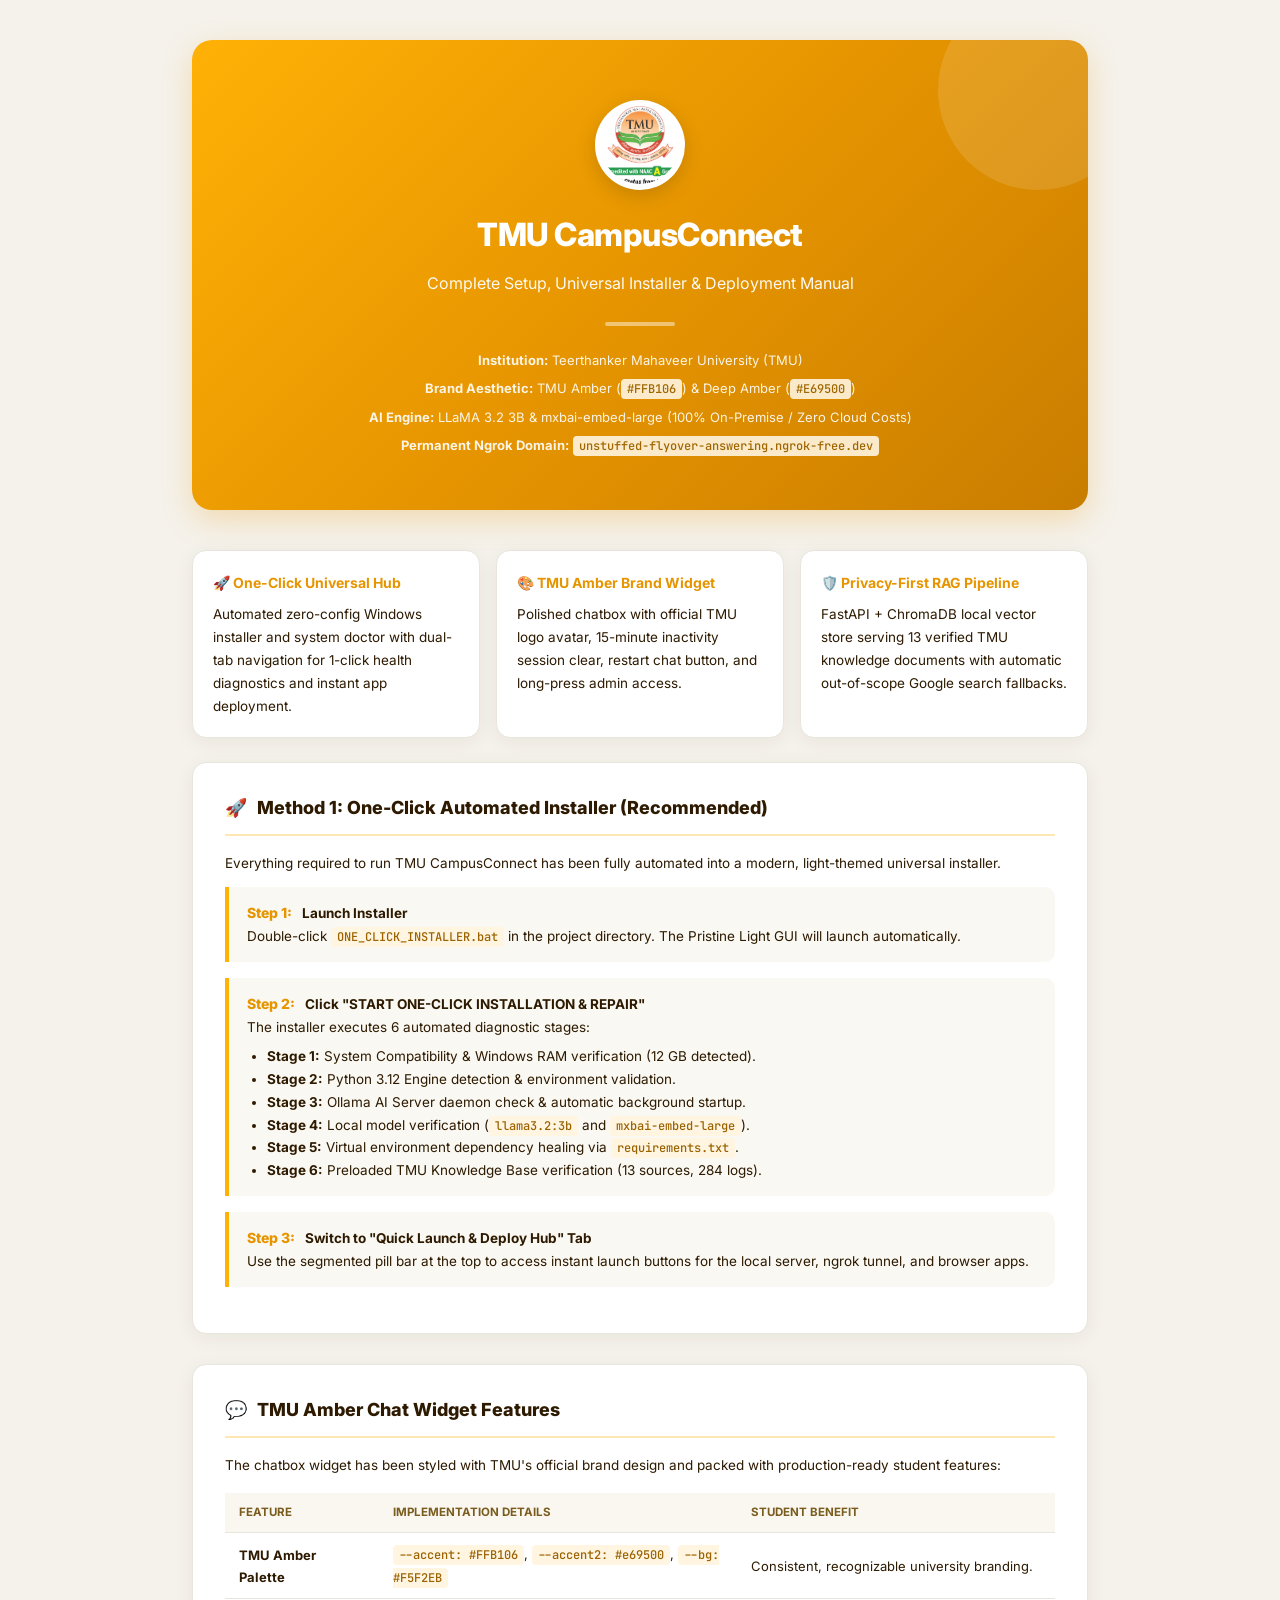
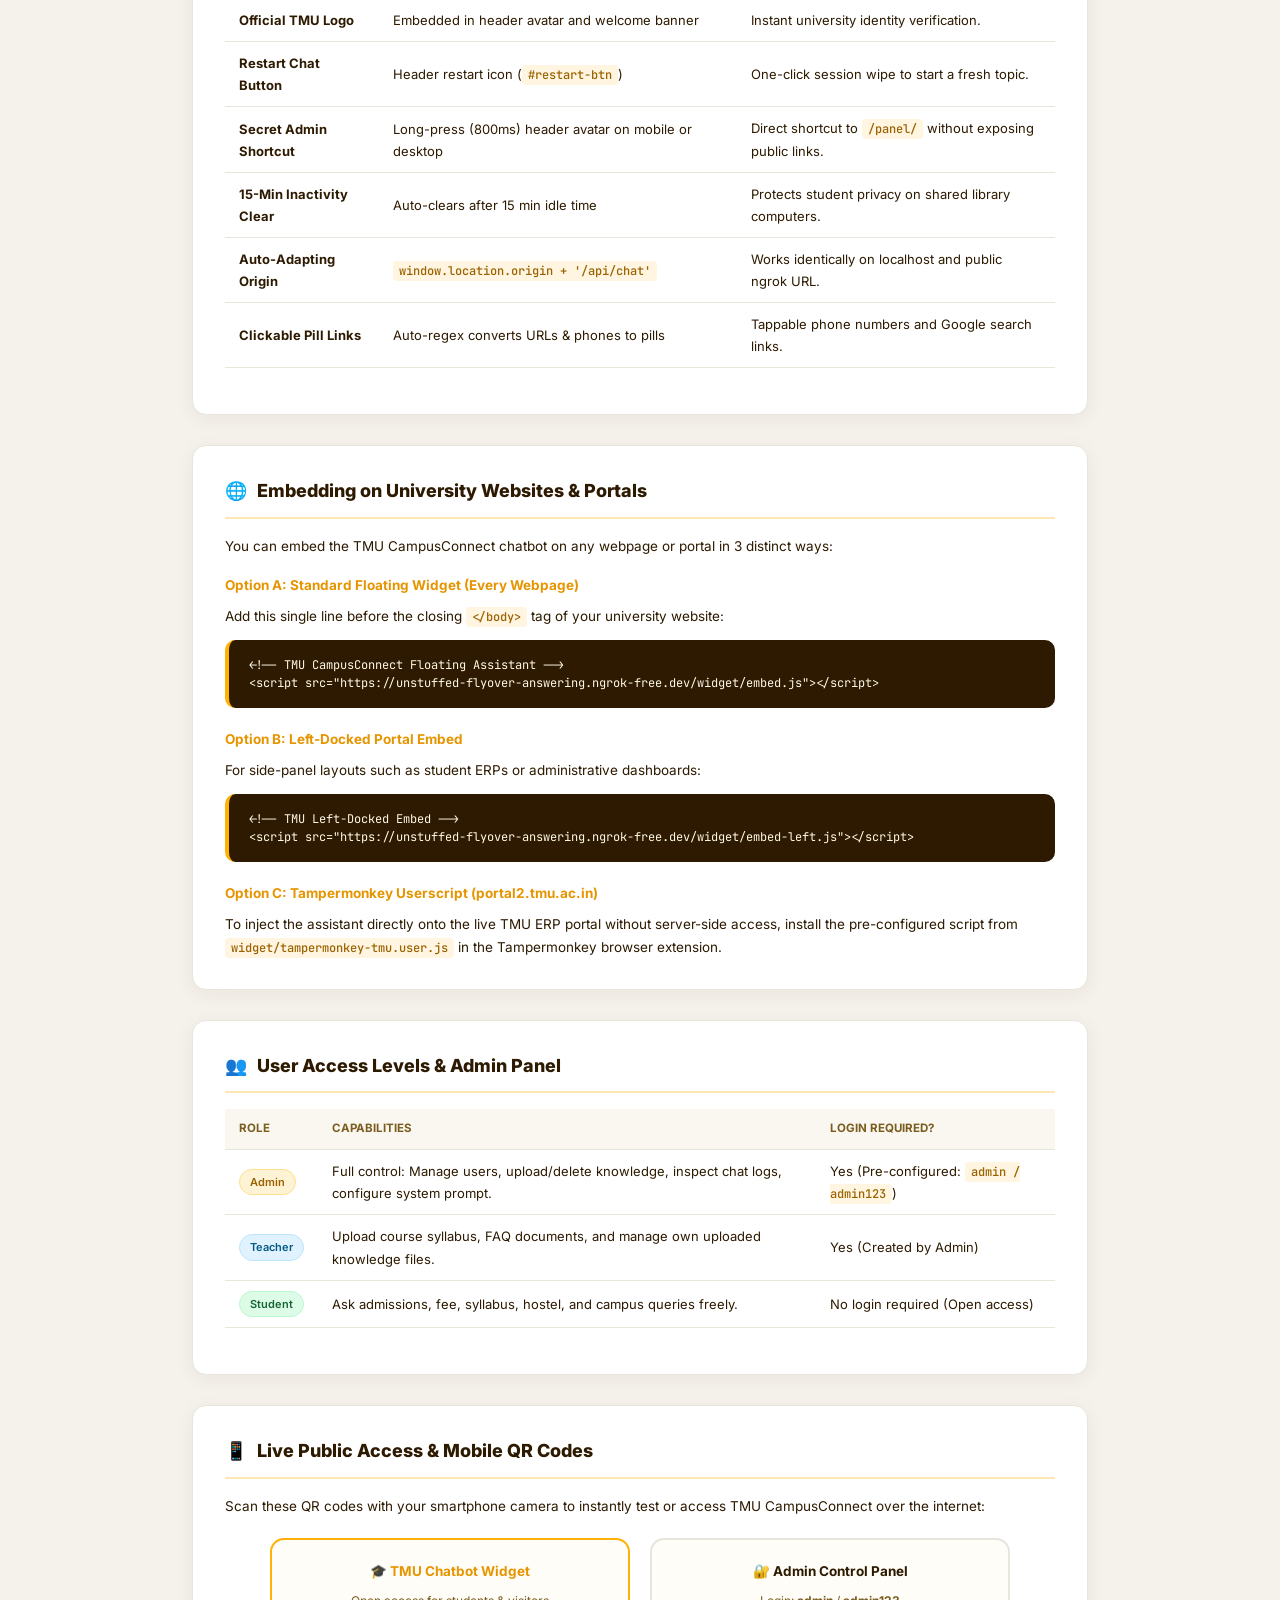
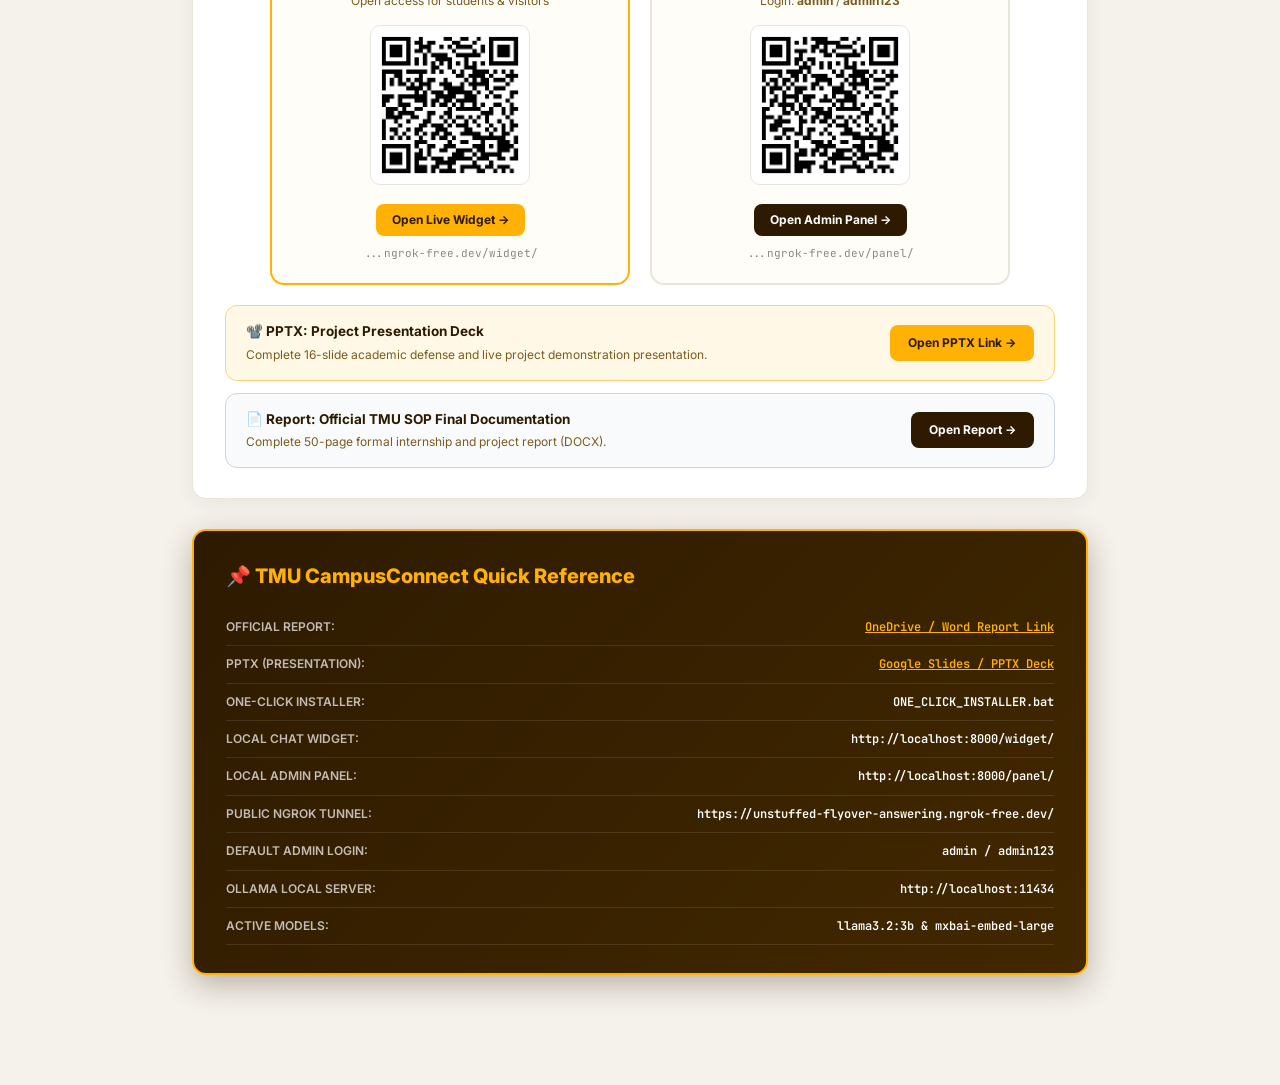
<file: TMU_CampusConnect_Setup_Guide.html>
<!DOCTYPE html>
<html lang="en">
<head>
<meta charset="UTF-8" />
<meta name="viewport" content="width=device-width, initial-scale=1.0" />
<title>TMU CampusConnect – Complete Setup &amp; Deployment Guide</title>
<link rel="preconnect" href="https://fonts.googleapis.com" />
<link href="https://fonts.googleapis.com/css2?family=Inter:wght@300;400;500;600;700;800&family=JetBrains+Mono:wght@400;500&display=swap" rel="stylesheet" />
<style>
  *, *::before, *::after { box-sizing: border-box; margin: 0; padding: 0; }

  :root {
    --accent:     #FFB106;       /* TMU Amber brand color */
    --accent2:    #e69500;       /* Deep amber for gradients/hover */
    --accent-red: #C0392B;       /* TMU red from logo outer ring */
    --bg:         #F5F2EB;       /* Cloudy warm white */
    --card-bg:    #FFFFFF;       /* Pure white card container */
    --border:     rgba(220,180,50,0.3);
    --border-subtle: #E8E5DD;
    --text:       #2D1A00;       /* Dark brown text for high readability */
    --text-muted: #7A5C1E;       /* Muted amber-brown */
    --radius:     14px;
    --shadow:     0 4px 20px rgba(45,26,0,0.06);
  }

  body {
    font-family: 'Inter', -apple-system, BlinkMacSystemFont, sans-serif;
    color: var(--text);
    background: var(--bg);
    font-size: 13.5px;
    line-height: 1.7;
    max-width: 960px;
    margin: 0 auto;
    padding: 40px 32px 80px;
  }

  /* ── Cover Page ─────────────────────────── */
  .cover {
    text-align: center;
    padding: 60px 40px 50px;
    background: linear-gradient(135deg, #FFB106 0%, #e69500 50%, #c97d00 100%);
    border-radius: 20px;
    color: #fff;
    margin-bottom: 40px;
    box-shadow: 0 10px 30px rgba(230,149,0,0.25);
    position: relative;
    overflow: hidden;
  }
  .cover::after {
    content: '';
    position: absolute;
    top: -50px; right: -50px;
    width: 200px; height: 200px;
    border-radius: 50%;
    background: rgba(255,255,255,0.12);
  }
  .cover-logo {
    width: 90px; height: 90px;
    background: #fff;
    border-radius: 50%;
    padding: 6px;
    margin: 0 auto 18px;
    box-shadow: 0 6px 20px rgba(0,0,0,0.15);
    display: flex; align-items: center; justify-content: center;
  }
  .cover-logo img { width: 100%; height: 100%; object-fit: contain; border-radius: 50%; }
  .cover h1 { font-size: 32px; font-weight: 800; margin-bottom: 8px; letter-spacing: -0.5px; }
  .cover .subtitle { font-size: 16px; opacity: 0.95; margin-bottom: 24px; font-weight: 400; }
  .cover-divider { width: 70px; height: 4px; background: rgba(255,255,255,0.45); margin: 20px auto; border-radius: 2px; }
  .cover-meta { font-size: 13px; opacity: 0.9; line-height: 2.2; }
  .cover-meta strong { font-weight: 700; color: #fff; }

  /* ── Pill Badges ── */
  .badge {
    display: inline-block; padding: 3px 10px; border-radius: 20px; font-size: 11px; font-weight: 600;
  }
  .badge-amber { background: #FFF3D6; color: #9A6200; border: 1px solid #FFE08A; }
  .badge-green { background: #DCFCE7; color: #166534; border: 1px solid #BBF7D0; }
  .badge-red   { background: #FEE2E2; color: #991B1B; border: 1px solid #FECACA; }
  .badge-blue  { background: #E0F2FE; color: #075985; border: 1px solid #BAE6FD; }

  /* ── Bento Grid ── */
  .bento-grid {
    display: grid;
    grid-template-columns: repeat(auto-fit, minmax(280px, 1fr));
    gap: 16px;
    margin: 24px 0;
  }
  .bento-card {
    background: var(--card-bg);
    border: 1px solid var(--border-subtle);
    border-radius: var(--radius);
    padding: 20px;
    box-shadow: var(--shadow);
  }
  .bento-card h3 {
    font-size: 14px; font-weight: 700; margin-bottom: 8px; color: var(--accent2);
    display: flex; align-items: center; gap: 8px;
  }

  /* ── Content Sections ── */
  .section-card {
    background: var(--card-bg);
    border: 1px solid var(--border-subtle);
    border-radius: var(--radius);
    padding: 30px 32px;
    margin-bottom: 30px;
    box-shadow: var(--shadow);
  }
  .section-title {
    font-size: 18px; font-weight: 800; color: var(--text);
    margin-bottom: 16px; display: flex; align-items: center; gap: 10px;
    border-bottom: 2px solid rgba(255,177,6,0.3); padding-bottom: 10px;
  }

  /* ── Code Blocks ── */
  pre, code {
    font-family: 'JetBrains Mono', Consolas, monospace;
    font-size: 12px;
  }
  code {
    background: #FFF5E0; color: #9A6200; padding: 2px 6px; border-radius: 4px; font-weight: 500;
  }
  pre {
    background: #2D1A00; color: #FFF8E7; padding: 16px 20px; border-radius: 10px;
    overflow-x: auto; margin: 12px 0 16px; line-height: 1.5; border-left: 4px solid var(--accent);
  }

  /* ── Tables ── */
  table {
    width: 100%; border-collapse: collapse; margin: 16px 0; font-size: 13px;
  }
  th, td {
    padding: 10px 14px; text-align: left; border-bottom: 1px solid var(--border-subtle);
  }
  th {
    background: #FAF7F0; font-weight: 700; color: var(--text-muted); font-size: 11.5px; text-transform: uppercase;
  }

  /* ── Quick Reference Print Card ── */
  .ref-card {
    background: linear-gradient(135deg, #2D1A00 0%, #422800 100%);
    color: #FFF8E7;
    border-radius: var(--radius);
    padding: 28px 32px;
    margin: 30px 0;
    box-shadow: 0 10px 30px rgba(45,26,0,0.3);
    border: 2px solid var(--accent);
  }
  .ref-card h2 { color: var(--accent); font-size: 20px; margin-bottom: 16px; font-weight: 800; }
  .ref-item { display: flex; justify-content: space-between; padding: 8px 0; border-bottom: 1px solid rgba(255,255,255,0.1); }
  .ref-label { font-weight: 600; color: rgba(255,255,255,0.7); font-size: 12px; }
  .ref-val { font-family: 'JetBrains Mono', monospace; font-size: 12px; color: #FFF; font-weight: 600; }

  /* ── Step Cards ── */
  .step-box {
    background: #FAF8F2;
    border-left: 4px solid var(--accent);
    border-radius: 0 10px 10px 0;
    padding: 14px 18px;
    margin: 12px 0 16px;
  }
  .step-num { font-weight: 800; color: var(--accent2); font-size: 14px; margin-right: 6px; }

  @media (max-width: 600px) {
    body { padding: 20px 16px 60px; }
    .cover { padding: 40px 20px; }
    .section-card { padding: 20px 18px; }
  }
</style>
</head>
<body>

  <!-- Cover Header -->
  <div class="cover">
    <div class="cover-logo">
      <img src="widget/tmu-logo.png" alt="TMU Logo" onerror="this.src='tmu-logo.png'" />
    </div>
    <h1>TMU CampusConnect</h1>
    <div class="subtitle">Complete Setup, Universal Installer &amp; Deployment Manual</div>
    <div class="cover-divider"></div>
    <div class="cover-meta">
      <strong>Institution:</strong> Teerthanker Mahaveer University (TMU)<br />
      <strong>Brand Aesthetic:</strong> TMU Amber (<code>#FFB106</code>) &amp; Deep Amber (<code>#E69500</code>)<br />
      <strong>AI Engine:</strong> LLaMA 3.2 3B &amp; mxbai-embed-large (100% On-Premise / Zero Cloud Costs)<br />
      <strong>Permanent Ngrok Domain:</strong> <code>unstuffed-flyover-answering.ngrok-free.dev</code>
    </div>
  </div>

  <!-- Architecture Overview Bento -->
  <div class="bento-grid">
    <div class="bento-card">
      <h3>🚀 One-Click Universal Hub</h3>
      <p>Automated zero-config Windows installer and system doctor with dual-tab navigation for 1-click health diagnostics and instant app deployment.</p>
    </div>
    <div class="bento-card">
      <h3>🎨 TMU Amber Brand Widget</h3>
      <p>Polished chatbox with official TMU logo avatar, 15-minute inactivity session clear, restart chat button, and long-press admin access.</p>
    </div>
    <div class="bento-card">
      <h3>🛡️ Privacy-First RAG Pipeline</h3>
      <p>FastAPI + ChromaDB local vector store serving 13 verified TMU knowledge documents with automatic out-of-scope Google search fallbacks.</p>
    </div>
  </div>

  <!-- SECTION 1: ONE-CLICK INSTALLATION -->
  <div class="section-card">
    <div class="section-title">
      <span>🚀</span>
      <span>Method 1: One-Click Automated Installer (Recommended)</span>
    </div>
    <p>Everything required to run TMU CampusConnect has been fully automated into a modern, light-themed universal installer.</p>

    <div class="step-box">
      <span class="step-num">Step 1:</span>
      <strong>Launch Installer</strong>
      <p>Double-click <code>ONE_CLICK_INSTALLER.bat</code> in the project directory. The Pristine Light GUI will launch automatically.</p>
    </div>

    <div class="step-box">
      <span class="step-num">Step 2:</span>
      <strong>Click "START ONE-CLICK INSTALLATION &amp; REPAIR"</strong>
      <p>The installer executes 6 automated diagnostic stages:</p>
      <ul style="padding-left: 20px; margin-top: 6px;">
        <li><strong>Stage 1:</strong> System Compatibility &amp; Windows RAM verification (12 GB detected).</li>
        <li><strong>Stage 2:</strong> Python 3.12 Engine detection &amp; environment validation.</li>
        <li><strong>Stage 3:</strong> Ollama AI Server daemon check &amp; automatic background startup.</li>
        <li><strong>Stage 4:</strong> Local model verification (<code>llama3.2:3b</code> and <code>mxbai-embed-large</code>).</li>
        <li><strong>Stage 5:</strong> Virtual environment dependency healing via <code>requirements.txt</code>.</li>
        <li><strong>Stage 6:</strong> Preloaded TMU Knowledge Base verification (13 sources, 284 logs).</li>
      </ul>
    </div>

    <div class="step-box">
      <span class="step-num">Step 3:</span>
      <strong>Switch to "Quick Launch &amp; Deploy Hub" Tab</strong>
      <p>Use the segmented pill bar at the top to access instant launch buttons for the local server, ngrok tunnel, and browser apps.</p>
    </div>
  </div>

  <!-- SECTION 2: CHATBOT WIDGET FEATURES -->
  <div class="section-card">
    <div class="section-title">
      <span>💬</span>
      <span>TMU Amber Chat Widget Features</span>
    </div>
    <p>The chatbox widget has been styled with TMU's official brand design and packed with production-ready student features:</p>

    <table>
      <thead>
        <tr>
          <th>Feature</th>
          <th>Implementation Details</th>
          <th>Student Benefit</th>
        </tr>
      </thead>
      <tbody>
        <tr>
          <td><strong>TMU Amber Palette</strong></td>
          <td><code>--accent: #FFB106</code>, <code>--accent2: #e69500</code>, <code>--bg: #F5F2EB</code></td>
          <td>Consistent, recognizable university branding.</td>
        </tr>
        <tr>
          <td><strong>Official TMU Logo</strong></td>
          <td>Embedded in header avatar and welcome banner</td>
          <td>Instant university identity verification.</td>
        </tr>
        <tr>
          <td><strong>Restart Chat Button</strong></td>
          <td>Header restart icon (<code>#restart-btn</code>)</td>
          <td>One-click session wipe to start a fresh topic.</td>
        </tr>
        <tr>
          <td><strong>Secret Admin Shortcut</strong></td>
          <td>Long-press (800ms) header avatar on mobile or desktop</td>
          <td>Direct shortcut to <code>/panel/</code> without exposing public links.</td>
        </tr>
        <tr>
          <td><strong>15-Min Inactivity Clear</strong></td>
          <td>Auto-clears after 15 min idle time</td>
          <td>Protects student privacy on shared library computers.</td>
        </tr>
        <tr>
          <td><strong>Auto-Adapting Origin</strong></td>
          <td><code>window.location.origin + '/api/chat'</code></td>
          <td>Works identically on localhost and public ngrok URL.</td>
        </tr>
        <tr>
          <td><strong>Clickable Pill Links</strong></td>
          <td>Auto-regex converts URLs &amp; phones to pills</td>
          <td>Tappable phone numbers and Google search links.</td>
        </tr>
      </tbody>
    </table>
  </div>

  <!-- SECTION 3: WEBSITE INTEGRATION -->
  <div class="section-card">
    <div class="section-title">
      <span>🌐</span>
      <span>Embedding on University Websites &amp; Portals</span>
    </div>
    <p>You can embed the TMU CampusConnect chatbot on any webpage or portal in 3 distinct ways:</p>

    <h4 style="margin-top:16px; margin-bottom:8px; color:var(--accent2);">Option A: Standard Floating Widget (Every Webpage)</h4>
    <p>Add this single line before the closing <code>&lt;/body&gt;</code> tag of your university website:</p>
    <pre>&lt;!-- TMU CampusConnect Floating Assistant --&gt;
&lt;script src="https://unstuffed-flyover-answering.ngrok-free.dev/widget/embed.js"&gt;&lt;/script&gt;</pre>

    <h4 style="margin-top:20px; margin-bottom:8px; color:var(--accent2);">Option B: Left-Docked Portal Embed</h4>
    <p>For side-panel layouts such as student ERPs or administrative dashboards:</p>
    <pre>&lt;!-- TMU Left-Docked Embed --&gt;
&lt;script src="https://unstuffed-flyover-answering.ngrok-free.dev/widget/embed-left.js"&gt;&lt;/script&gt;</pre>

    <h4 style="margin-top:20px; margin-bottom:8px; color:var(--accent2);">Option C: Tampermonkey Userscript (portal2.tmu.ac.in)</h4>
    <p>To inject the assistant directly onto the live TMU ERP portal without server-side access, install the pre-configured script from <code>widget/tampermonkey-tmu.user.js</code> in the Tampermonkey browser extension.</p>
  </div>

  <!-- SECTION 4: USER ROLES -->
  <div class="section-card">
    <div class="section-title">
      <span>👥</span>
      <span>User Access Levels &amp; Admin Panel</span>
    </div>
    <table>
      <thead>
        <tr>
          <th>Role</th>
          <th>Capabilities</th>
          <th>Login Required?</th>
        </tr>
      </thead>
      <tbody>
        <tr>
          <td><span class="badge badge-amber">Admin</span></td>
          <td>Full control: Manage users, upload/delete knowledge, inspect chat logs, configure system prompt.</td>
          <td>Yes (Pre-configured: <code>admin / admin123</code>)</td>
        </tr>
        <tr>
          <td><span class="badge badge-blue">Teacher</span></td>
          <td>Upload course syllabus, FAQ documents, and manage own uploaded knowledge files.</td>
          <td>Yes (Created by Admin)</td>
        </tr>
        <tr>
          <td><span class="badge badge-green">Student</span></td>
          <td>Ask admissions, fee, syllabus, hostel, and campus queries freely.</td>
          <td>No login required (Open access)</td>
        </tr>
      </tbody>
    </table>
  </div>

  <!-- SECTION 5: PRINTABLE QUICK REFERENCE -->
    <!-- SECTION: LIVE PUBLIC ACCESS & MOBILE QR CODES -->
  <div class="section-card">
    <div class="section-title">
      <span>📱</span>
      <span>Live Public Access &amp; Mobile QR Codes</span>
    </div>
    <p>Scan these QR codes with your smartphone camera to instantly test or access TMU CampusConnect over the internet:</p>

    <div style="display:flex; flex-wrap:wrap; gap:20px; justify-content:center; margin-top:20px;">
      <!-- QR Card 1: Chatbot Widget -->
      <div style="background:#FFFDF7; border:2px solid var(--accent); border-radius:14px; padding:20px; text-align:center; flex:1; min-width:260px; max-width:360px;">
        <h4 style="color:var(--accent2); margin-bottom:8px;">🎓 TMU Chatbot Widget</h4>
        <p style="font-size:12px; color:var(--text-muted); margin-bottom:14px;">Open access for students &amp; visitors</p>
        <a href="https://unstuffed-flyover-answering.ngrok-free.dev/widget/" target="_blank">
          <img src="assets/qr-chatbot-widget.png" alt="Chatbot Widget QR Code" style="width:160px; height:160px; border-radius:10px; border:1px solid #E8E5DD; background:#fff; padding:6px;" />
        </a>
        <div style="margin-top:12px;">
          <a href="https://unstuffed-flyover-answering.ngrok-free.dev/widget/" target="_blank" style="display:inline-block; background:var(--accent); color:#2D1A00; font-weight:700; padding:6px 16px; border-radius:8px; text-decoration:none; font-size:12px;">Open Live Widget →</a>
        </div>
        <p style="font-size:11px; color:#888; margin-top:8px; font-family:'JetBrains Mono',monospace; word-break:break-all;">...ngrok-free.dev/widget/</p>
      </div>

      <!-- QR Card 2: Admin Panel -->
      <div style="background:#FFFDF7; border:2px solid var(--border-subtle); border-radius:14px; padding:20px; text-align:center; flex:1; min-width:260px; max-width:360px;">
        <h4 style="color:#2D1A00; margin-bottom:8px;">🔐 Admin Control Panel</h4>
        <p style="font-size:12px; color:var(--text-muted); margin-bottom:14px;">Login: <strong>admin</strong> / <strong>admin123</strong></p>
        <a href="https://unstuffed-flyover-answering.ngrok-free.dev/panel/" target="_blank">
          <img src="assets/qr-admin-panel.png" alt="Admin Panel QR Code" style="width:160px; height:160px; border-radius:10px; border:1px solid #E8E5DD; background:#fff; padding:6px;" />
        </a>
        <div style="margin-top:12px;">
          <a href="https://unstuffed-flyover-answering.ngrok-free.dev/panel/" target="_blank" style="display:inline-block; background:#2D1A00; color:#FFF; font-weight:700; padding:6px 16px; border-radius:8px; text-decoration:none; font-size:12px;">Open Admin Panel →</a>
        </div>
        <p style="font-size:11px; color:#888; margin-top:8px; font-family:'JetBrains Mono',monospace; word-break:break-all;">...ngrok-free.dev/panel/</p>
      </div>
    </div>
    <div style="margin-top:20px; background:#FFF8E7; border:1.5px solid #FFD37A; border-radius:12px; padding:14px 20px; display:flex; align-items:center; justify-content:space-between; flex-wrap:wrap; gap:10px;">
      <div>
        <strong style="color:var(--text); font-size:13.5px;">📽️ PPTX: Project Presentation Deck</strong>
        <p style="font-size:12px; color:var(--text-muted); margin-top:2px;">Complete 16-slide academic defense and live project demonstration presentation.</p>
      </div>
      <a href="https://docs.google.com/presentation/d/13RR1poanwfnmSjKM5t_sKsrNDSM0c-SPauWyYibzRMU/edit?usp=sharing" target="_blank" style="background:#FFB106; color:#2D1A00; font-weight:700; padding:8px 18px; border-radius:8px; text-decoration:none; font-size:12px;">Open PPTX Link →</a>
    </div>
    <div style="margin-top:12px; background:#F8FAFC; border:1.5px solid #CBD5E1; border-radius:12px; padding:14px 20px; display:flex; align-items:center; justify-content:space-between; flex-wrap:wrap; gap:10px;">
      <div>
        <strong style="color:var(--text); font-size:13.5px;">📄 Report: Official TMU SOP Final Documentation</strong>
        <p style="font-size:12px; color:var(--text-muted); margin-top:2px;">Complete 50-page formal internship and project report (DOCX).</p>
      </div>
      <a href="https://1drv.ms/w/c/e3fbbcd6169783b1/IQAjzOGNm1fYQ7aI9ddFIGi6AeZqgnmdRz36kVOfmjIvsBk?e=06bLx1" target="_blank" style="background:#2D1A00; color:#FFF; font-weight:700; padding:8px 18px; border-radius:8px; text-decoration:none; font-size:12px;">Open Report →</a>
    </div>
  </div>

  <div class="ref-card">
    <h2>📌 TMU CampusConnect Quick Reference</h2>
    <div class="ref-item">
      <span class="ref-label">OFFICIAL REPORT:</span>
      <span class="ref-val"><a href="https://1drv.ms/w/c/e3fbbcd6169783b1/IQAjzOGNm1fYQ7aI9ddFIGi6AeZqgnmdRz36kVOfmjIvsBk?e=06bLx1" target="_blank" style="color:#FFB106; text-decoration:underline;">OneDrive / Word Report Link</a></span>
    </div>
    <div class="ref-item">
      <span class="ref-label">PPTX (PRESENTATION):</span>
      <span class="ref-val"><a href="https://docs.google.com/presentation/d/13RR1poanwfnmSjKM5t_sKsrNDSM0c-SPauWyYibzRMU/edit?usp=sharing" target="_blank" style="color:#FFB106; text-decoration:underline;">Google Slides / PPTX Deck</a></span>
    </div>
    
    <div class="ref-item">
      <span class="ref-label">ONE-CLICK INSTALLER:</span>
      <span class="ref-val">ONE_CLICK_INSTALLER.bat</span>
    </div>
    <div class="ref-item">
      <span class="ref-label">LOCAL CHAT WIDGET:</span>
      <span class="ref-val">http://localhost:8000/widget/</span>
    </div>
    <div class="ref-item">
      <span class="ref-label">LOCAL ADMIN PANEL:</span>
      <span class="ref-val">http://localhost:8000/panel/</span>
    </div>
    <div class="ref-item">
      <span class="ref-label">PUBLIC NGROK TUNNEL:</span>
      <span class="ref-val">https://unstuffed-flyover-answering.ngrok-free.dev/</span>
    </div>
    <div class="ref-item">
      <span class="ref-label">DEFAULT ADMIN LOGIN:</span>
      <span class="ref-val">admin / admin123</span>
    </div>
    <div class="ref-item">
      <span class="ref-label">OLLAMA LOCAL SERVER:</span>
      <span class="ref-val">http://localhost:11434</span>
    </div>
    <div class="ref-item">
      <span class="ref-label">ACTIVE MODELS:</span>
      <span class="ref-val">llama3.2:3b &amp; mxbai-embed-large</span>
    </div>
  </div>

</body>
</html>
</file>
